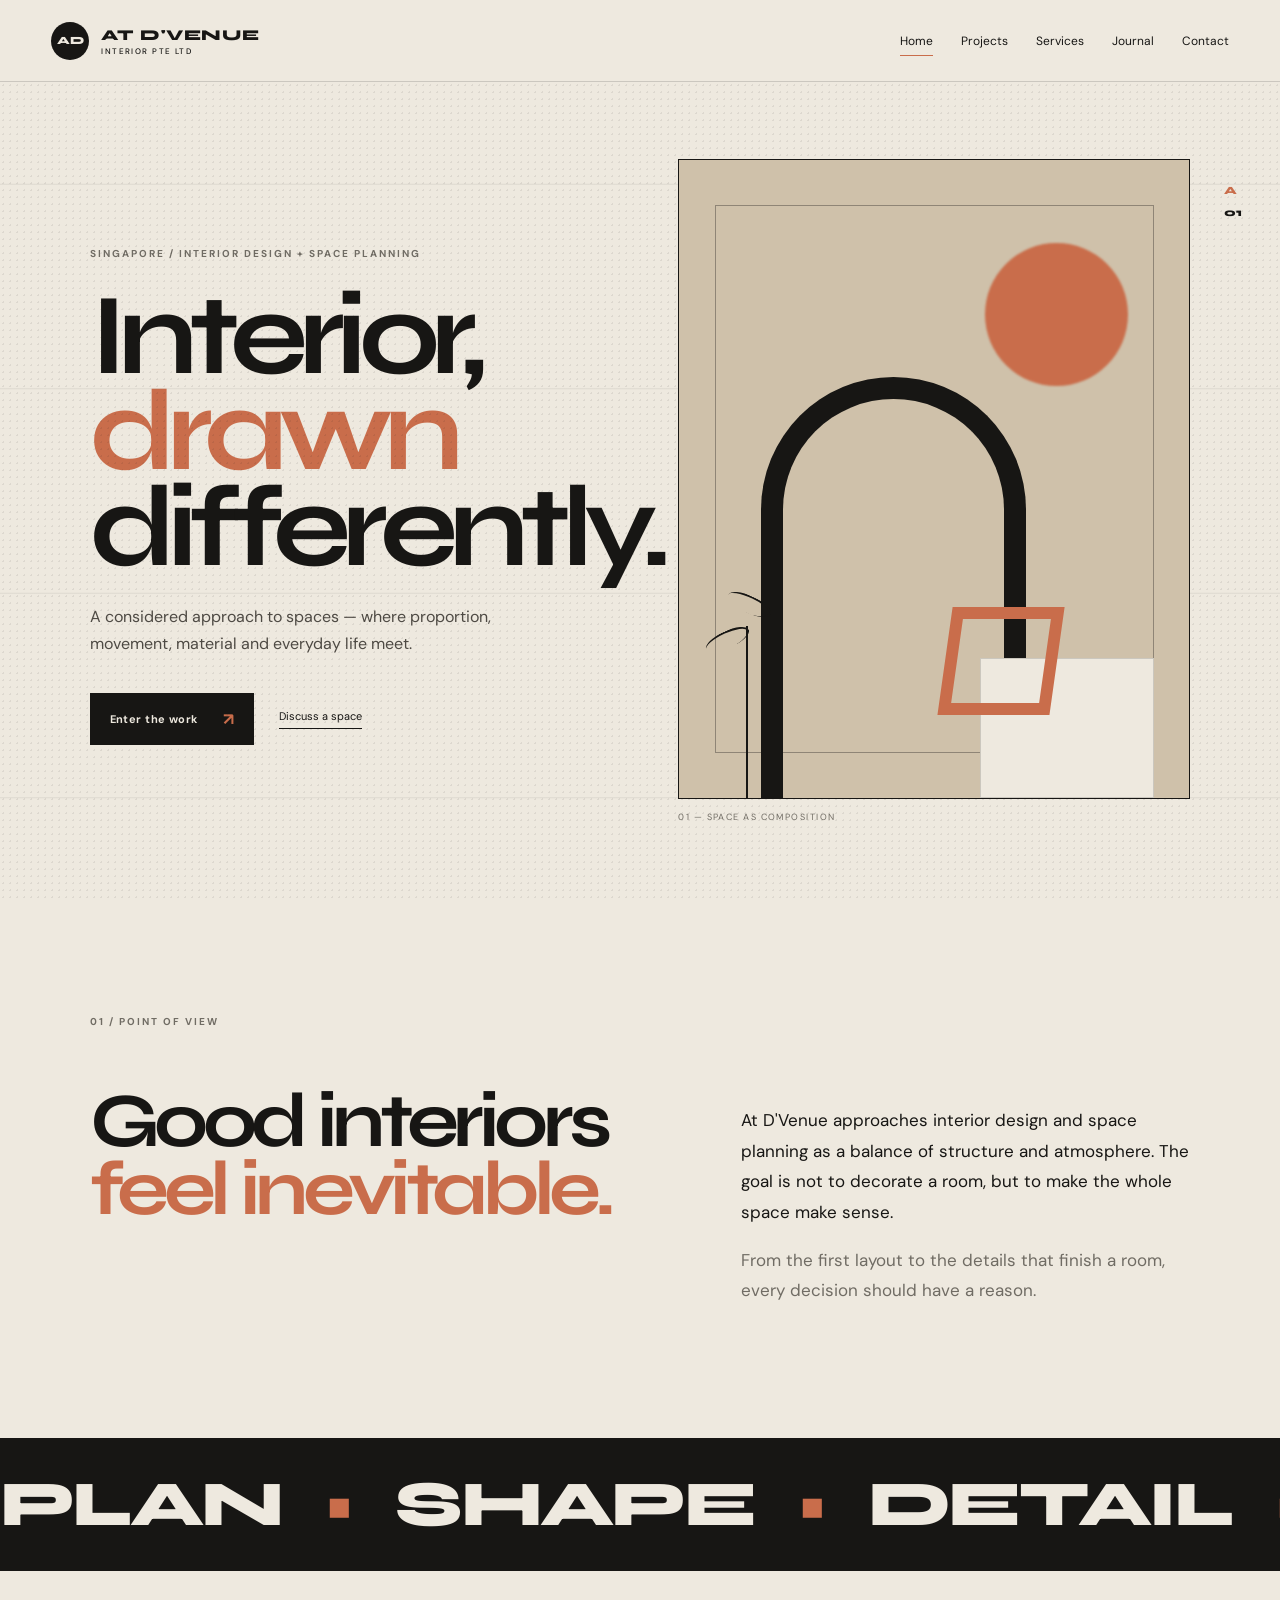
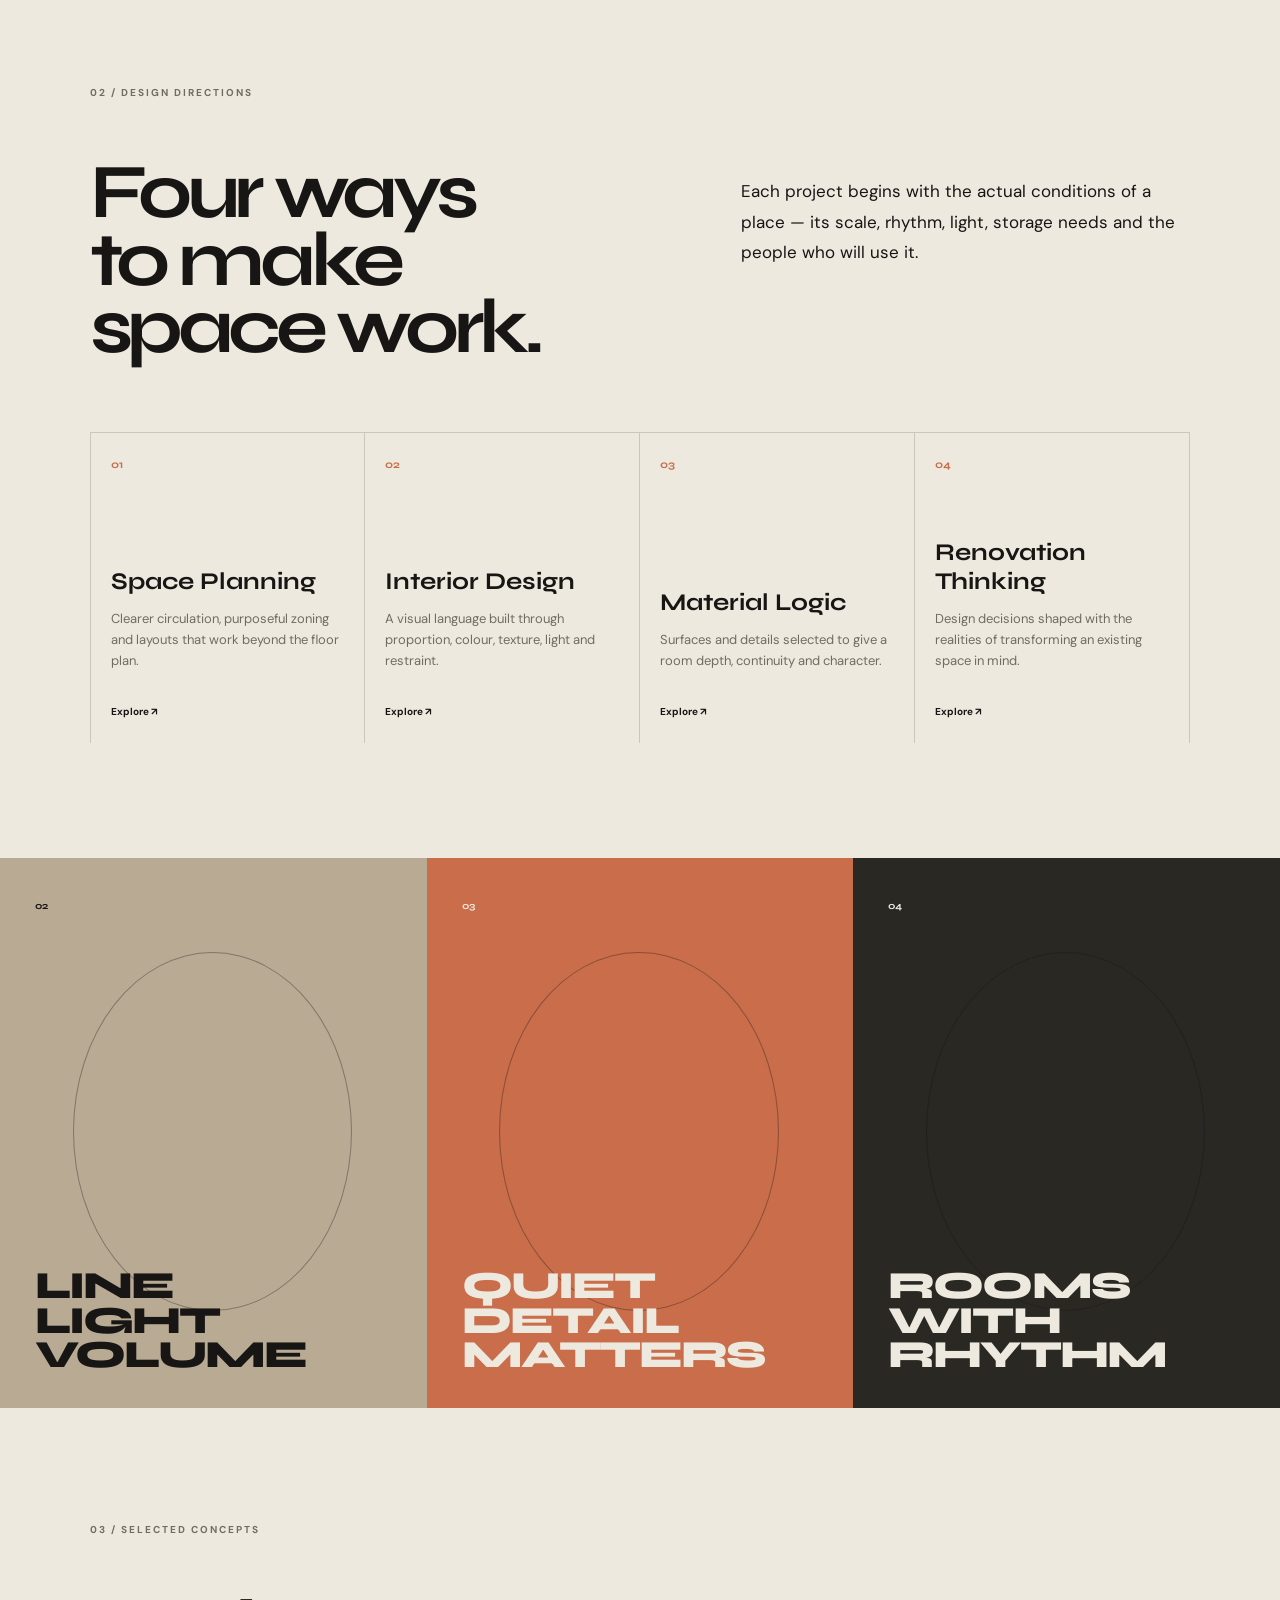
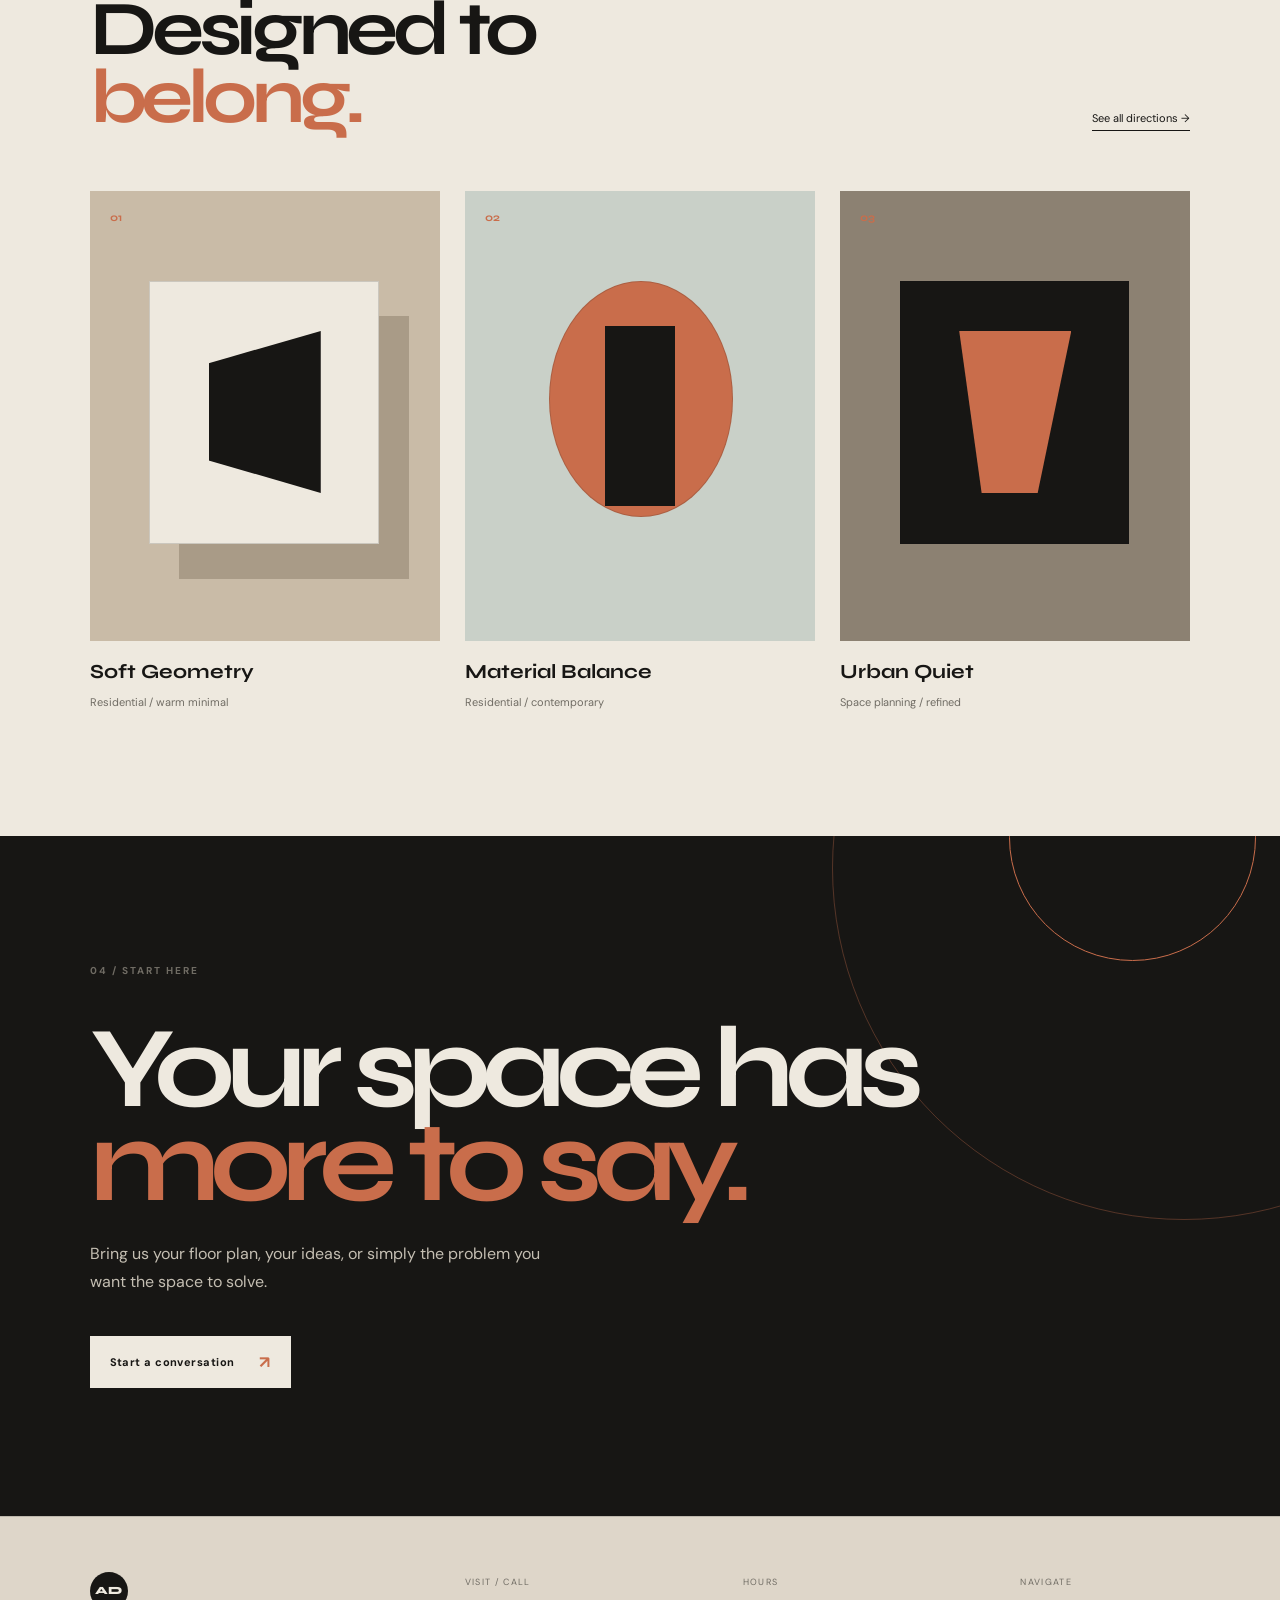
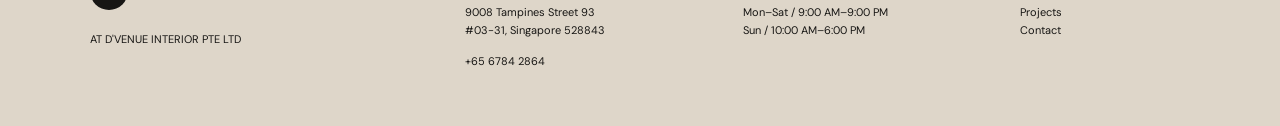
<file: index.html>
<!doctype html>
<html lang="en">
<head>
<meta charset="utf-8"><meta name="viewport" content="width=device-width,initial-scale=1">
<meta name="description" content="At D'Venue Interior Pte Ltd — interior design and space planning in Singapore.">
<title>At D'Venue — Interior, Drawn Differently</title>
<link rel="preconnect" href="https://fonts.googleapis.com"><link rel="preconnect" href="https://fonts.gstatic.com" crossorigin>
<link href="https://fonts.googleapis.com/css2?family=DM+Sans:wght@400;500;600;700&family=Syne:wght@500;600;700;800&display=swap" rel="stylesheet">
<link rel="stylesheet" href="styles.css?v=14">
</head>
<body>
<div class="loader" id="loader"><div class="loader-shape"></div><span>AT D'VENUE / INTERIOR</span></div>
<header class="site-header"><a class="logo" href="index.html"><span>AD</span><b>AT D'VENUE<small>INTERIOR PTE LTD</small></b></a><button class="menu" aria-label="Menu"><i></i><i></i></button><nav><a class="active" href="index.html">Home</a><a href="projects.html">Projects</a><a href="services.html">Services</a><a href="journal.html">Journal</a><a href="contact.html">Contact</a></nav></header>
<main>
<section class="hero"><div class="hero-noise"></div><div class="hero-lines"></div><div class="hero-copy reveal"><p class="kicker">SINGAPORE / INTERIOR DESIGN + SPACE PLANNING</p><h1>Interior,<br><em>drawn</em><br>differently.</h1><p class="intro">A considered approach to spaces — where proportion, movement, material and everyday life meet.</p><div class="hero-actions"><a class="button" href="projects.html">Enter the work <span>↗</span></a><a class="plain" href="contact.html">Discuss a space</a></div></div><div class="hero-art reveal"><div class="art-frame"><div class="art-sun"></div><div class="art-arch"></div><div class="art-block"></div><div class="art-chair"></div><div class="art-plant"></div></div><span class="art-note">01 — SPACE AS COMPOSITION</span></div><div class="hero-index">A<br><span>01</span></div></section>
<section class="manifesto"><div class="label">01 / POINT OF VIEW</div><div class="manifesto-grid reveal"><h2>Good interiors<br><span>feel inevitable.</span></h2><div><p>At D'Venue approaches interior design and space planning as a balance of structure and atmosphere. The goal is not to decorate a room, but to make the whole space make sense.</p><p class="muted">From the first layout to the details that finish a room, every decision should have a reason.</p></div></div></section>
<section class="marquee"><div>PLAN <span>•</span> SHAPE <span>•</span> DETAIL <span>•</span> LIVE <span>•</span> PLAN <span>•</span> SHAPE <span>•</span> DETAIL <span>•</span> LIVE</div></section>
<section class="directions"><div class="label">02 / DESIGN DIRECTIONS</div><div class="direction-head reveal"><h2>Four ways<br>to make space work.</h2><p>Each project begins with the actual conditions of a place — its scale, rhythm, light, storage needs and the people who will use it.</p></div><div class="direction-grid"><article><span>01</span><h3>Space Planning</h3><p>Clearer circulation, purposeful zoning and layouts that work beyond the floor plan.</p><a href="services.html">Explore ↗</a></article><article><span>02</span><h3>Interior Design</h3><p>A visual language built through proportion, colour, texture, light and restraint.</p><a href="services.html">Explore ↗</a></article><article><span>03</span><h3>Material Logic</h3><p>Surfaces and details selected to give a room depth, continuity and character.</p><a href="services.html">Explore ↗</a></article><article><span>04</span><h3>Renovation Thinking</h3><p>Design decisions shaped with the realities of transforming an existing space in mind.</p><a href="services.html">Explore ↗</a></article></div></section>
<section class="visual-story"><div class="story-panel panel-one"><span>02</span><b>LINE<br>LIGHT<br>VOLUME</b></div><div class="story-panel panel-two"><span>03</span><b>QUIET<br>DETAIL<br>MATTERS</b></div><div class="story-panel panel-three"><span>04</span><b>ROOMS<br>WITH<br>RHYTHM</b></div></section>
<section class="work"><div class="label">03 / SELECTED CONCEPTS</div><div class="work-head reveal"><h2>Designed to<br><em>belong.</em></h2><a href="projects.html">See all directions →</a></div><div class="work-grid"><article><div class="room r1"><i></i><span>01</span></div><h3>Soft Geometry</h3><p>Residential / warm minimal</p></article><article><div class="room r2"><i></i><span>02</span></div><h3>Material Balance</h3><p>Residential / contemporary</p></article><article><div class="room r3"><i></i><span>03</span></div><h3>Urban Quiet</h3><p>Space planning / refined</p></article></div></section>
<section class="cta"><div class="cta-orbit"></div><div class="label">04 / START HERE</div><h2 class="reveal">Your space has<br><em>more to say.</em></h2><p>Bring us your floor plan, your ideas, or simply the problem you want the space to solve.</p><a class="button light" href="contact.html">Start a conversation <span>↗</span></a></section>
</main>
<footer><div><a class="footer-logo" href="index.html">AD</a><p>AT D'VENUE INTERIOR PTE LTD</p></div><div><small>VISIT / CALL</small><p>9008 Tampines Street 93<br>#03-31, Singapore 528843</p><a href="tel:+6567842864">+65 6784 2864</a></div><div><small>HOURS</small><p>Mon–Sat / 9:00 AM–9:00 PM<br>Sun / 10:00 AM–6:00 PM</p></div><div><small>NAVIGATE</small><p><a href="projects.html">Projects</a><br><a href="contact.html">Contact</a></p></div></footer>
<script src="script.js?v=14"></script>
</body></html>
</file>
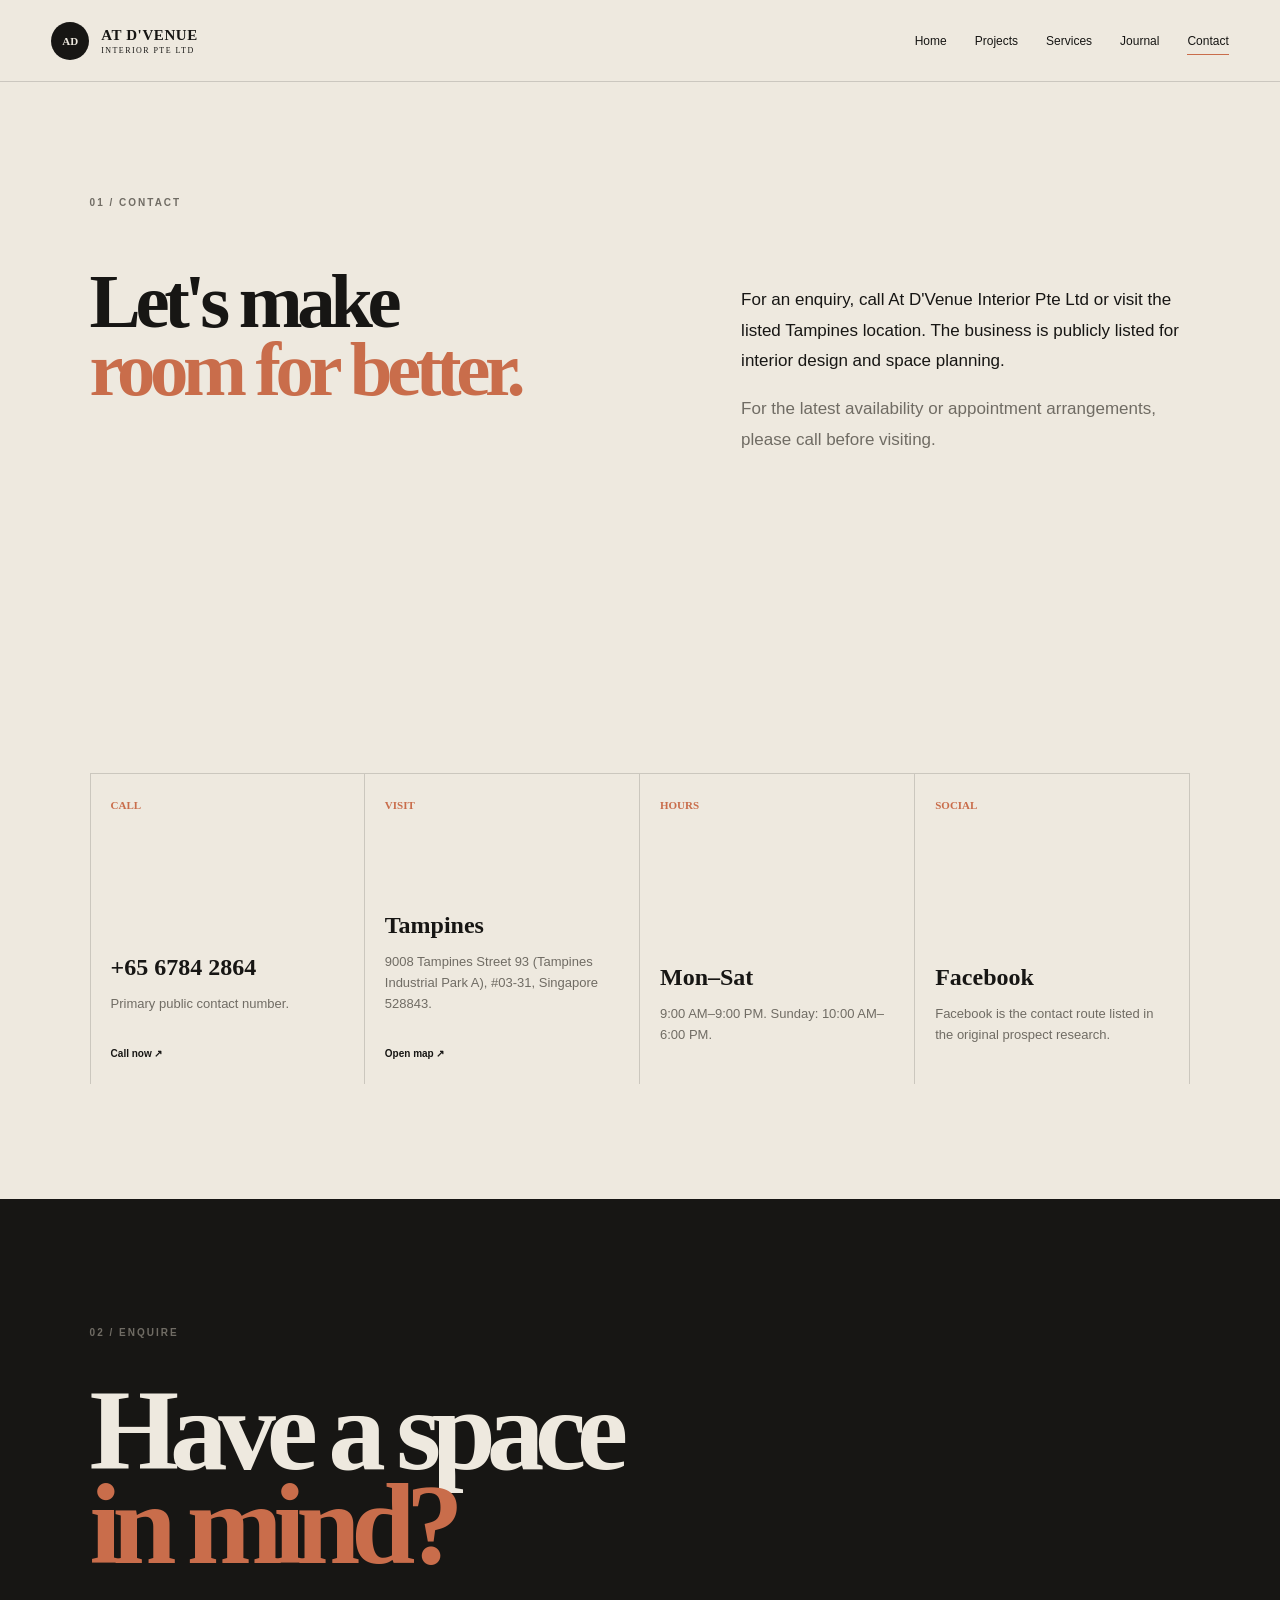
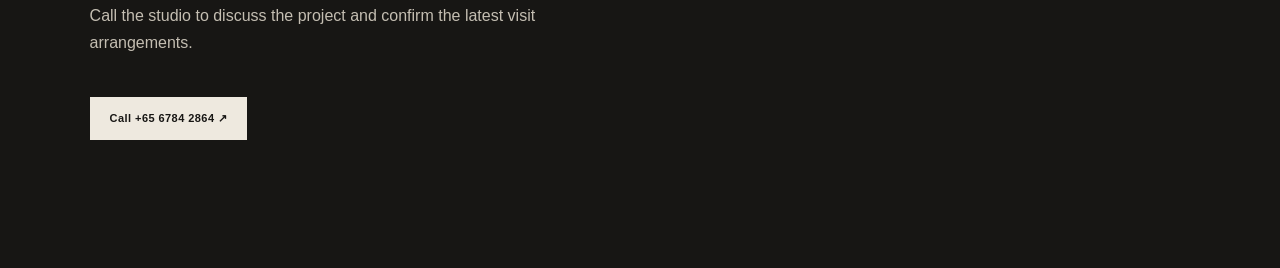
<file: contact.html>
<!doctype html><html lang="en"><head><meta charset="utf-8"><meta name="viewport" content="width=device-width,initial-scale=1"><title>Contact — At D'Venue</title><link rel="stylesheet" href="styles.css?v=14"></head><body><header class="site-header"><a class="logo" href="index.html"><span>AD</span><b>AT D'VENUE<small>INTERIOR PTE LTD</small></b></a><button class="menu"><i></i><i></i></button><nav><a href="index.html">Home</a><a href="projects.html">Projects</a><a href="services.html">Services</a><a href="journal.html">Journal</a><a class="active" href="contact.html">Contact</a></nav></header><main><section class="manifesto"><div class="label">01 / CONTACT</div><div class="manifesto-grid reveal"><h2>Let's make<br><span>room for better.</span></h2><div><p>For an enquiry, call At D'Venue Interior Pte Ltd or visit the listed Tampines location. The business is publicly listed for interior design and space planning.</p><p class="muted">For the latest availability or appointment arrangements, please call before visiting.</p></div></div></section><section class="directions"><div class="direction-grid"><article><span>CALL</span><h3>+65 6784 2864</h3><p>Primary public contact number.</p><a href="tel:+6567842864">Call now ↗</a></article><article><span>VISIT</span><h3>Tampines</h3><p>9008 Tampines Street 93 (Tampines Industrial Park A), #03-31, Singapore 528843.</p><a href="https://www.google.com/maps/search/?api=1&query=9008%20Tampines%20Street%2093%20%2303-31%20Singapore%20528843" target="_blank" rel="noopener">Open map ↗</a></article><article><span>HOURS</span><h3>Mon–Sat</h3><p>9:00 AM–9:00 PM. Sunday: 10:00 AM–6:00 PM.</p></article><article><span>SOCIAL</span><h3>Facebook</h3><p>Facebook is the contact route listed in the original prospect research.</p></article></div></section><section class="cta"><div class="label">02 / ENQUIRE</div><h2>Have a space<br><em>in mind?</em></h2><p>Call the studio to discuss the project and confirm the latest visit arrangements.</p><a class="button light" href="tel:+6567842864">Call +65 6784 2864 ↗</a></section></main><script src="script.js?v=14"></script></body></html>
</file>
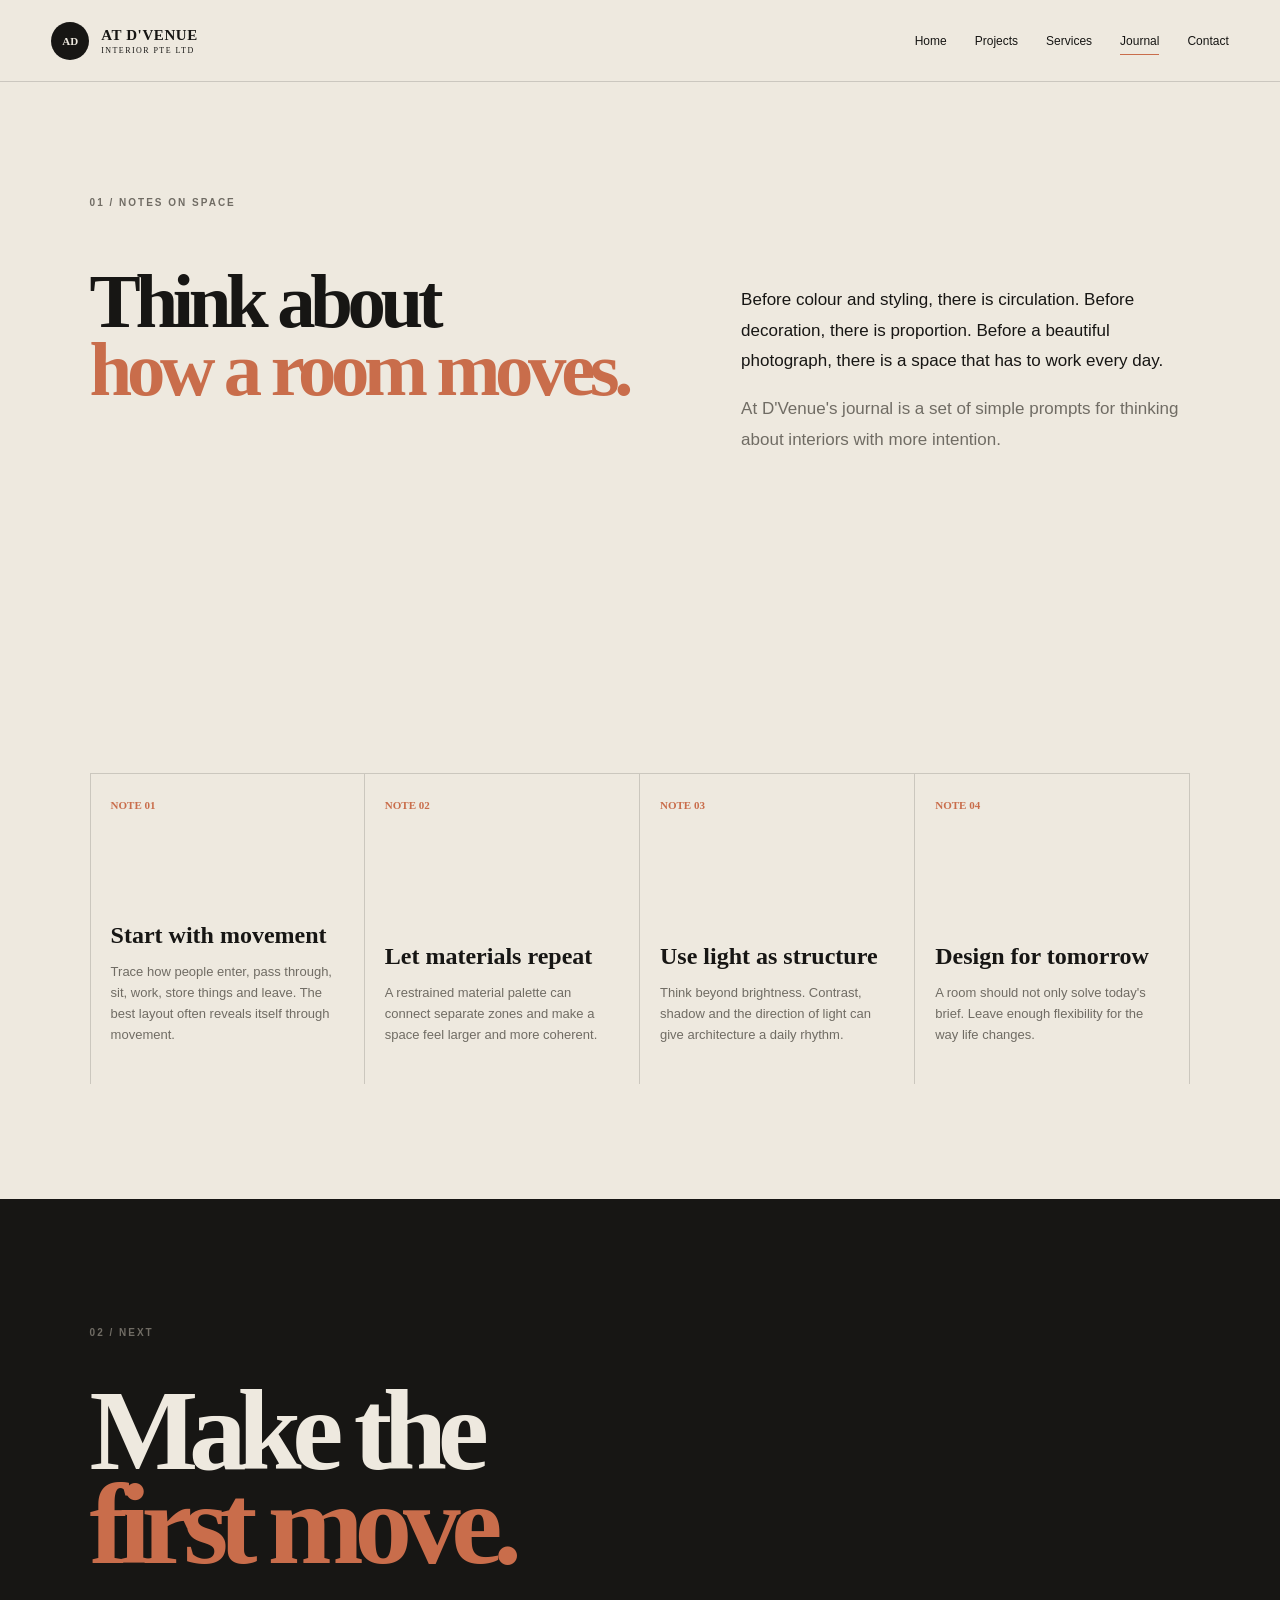
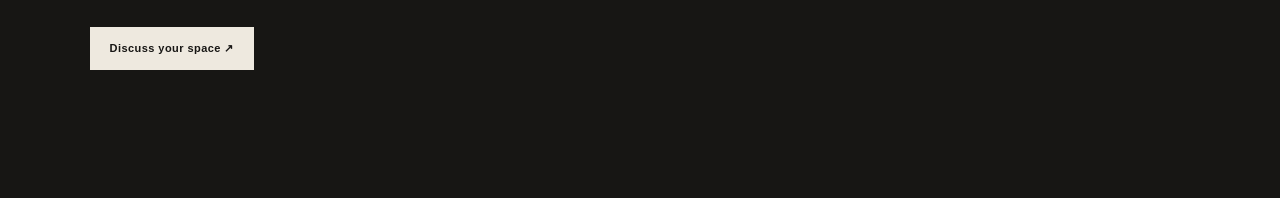
<file: journal.html>
<!doctype html><html lang="en"><head><meta charset="utf-8"><meta name="viewport" content="width=device-width,initial-scale=1"><title>Journal — At D'Venue</title><link rel="stylesheet" href="styles.css?v=14"></head><body><header class="site-header"><a class="logo" href="index.html"><span>AD</span><b>AT D'VENUE<small>INTERIOR PTE LTD</small></b></a><button class="menu"><i></i><i></i></button><nav><a href="index.html">Home</a><a href="projects.html">Projects</a><a href="services.html">Services</a><a class="active" href="journal.html">Journal</a><a href="contact.html">Contact</a></nav></header><main><section class="manifesto"><div class="label">01 / NOTES ON SPACE</div><div class="manifesto-grid reveal"><h2>Think about<br><span>how a room moves.</span></h2><div><p>Before colour and styling, there is circulation. Before decoration, there is proportion. Before a beautiful photograph, there is a space that has to work every day.</p><p class="muted">At D'Venue's journal is a set of simple prompts for thinking about interiors with more intention.</p></div></div></section><section class="directions"><div class="direction-grid"><article><span>NOTE 01</span><h3>Start with movement</h3><p>Trace how people enter, pass through, sit, work, store things and leave. The best layout often reveals itself through movement.</p></article><article><span>NOTE 02</span><h3>Let materials repeat</h3><p>A restrained material palette can connect separate zones and make a space feel larger and more coherent.</p></article><article><span>NOTE 03</span><h3>Use light as structure</h3><p>Think beyond brightness. Contrast, shadow and the direction of light can give architecture a daily rhythm.</p></article><article><span>NOTE 04</span><h3>Design for tomorrow</h3><p>A room should not only solve today's brief. Leave enough flexibility for the way life changes.</p></article></div></section><section class="cta"><div class="label">02 / NEXT</div><h2>Make the<br><em>first move.</em></h2><a class="button light" href="contact.html">Discuss your space ↗</a></section></main><script src="script.js?v=14"></script></body></html>
</file>
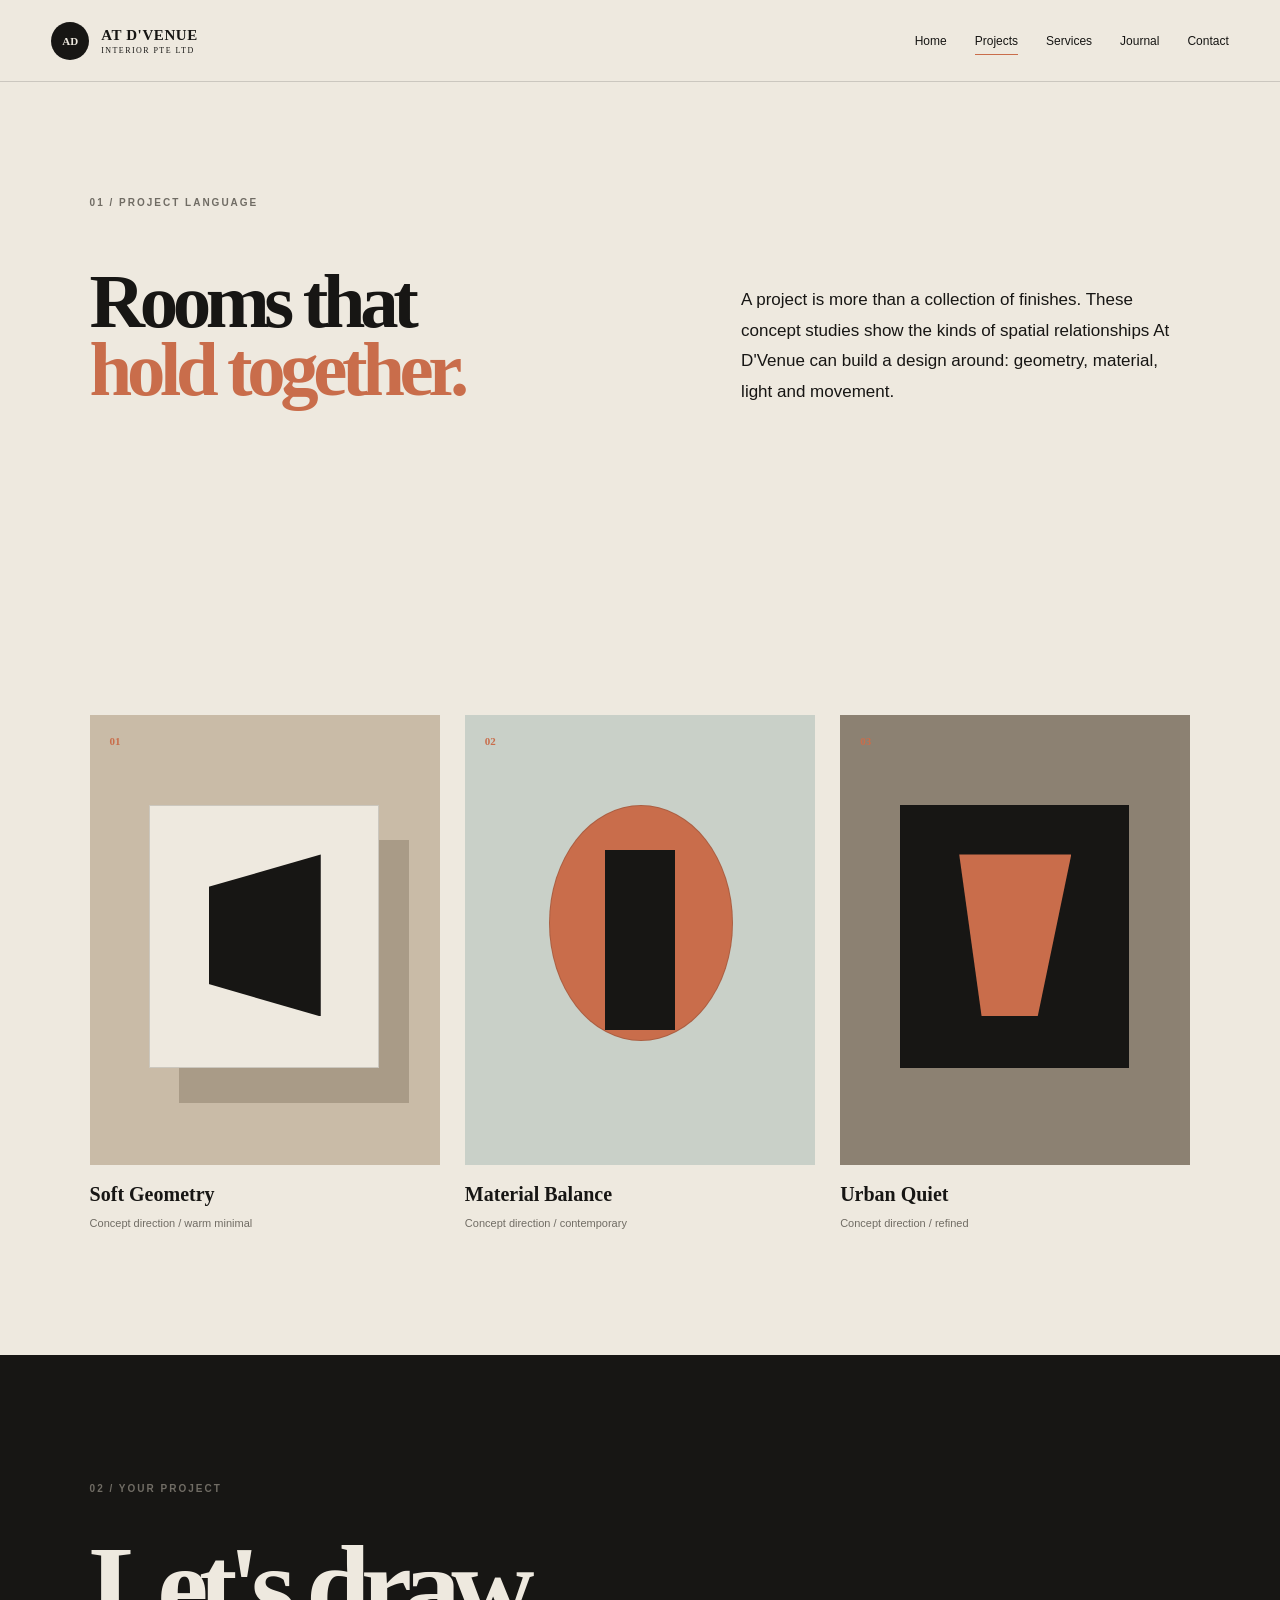
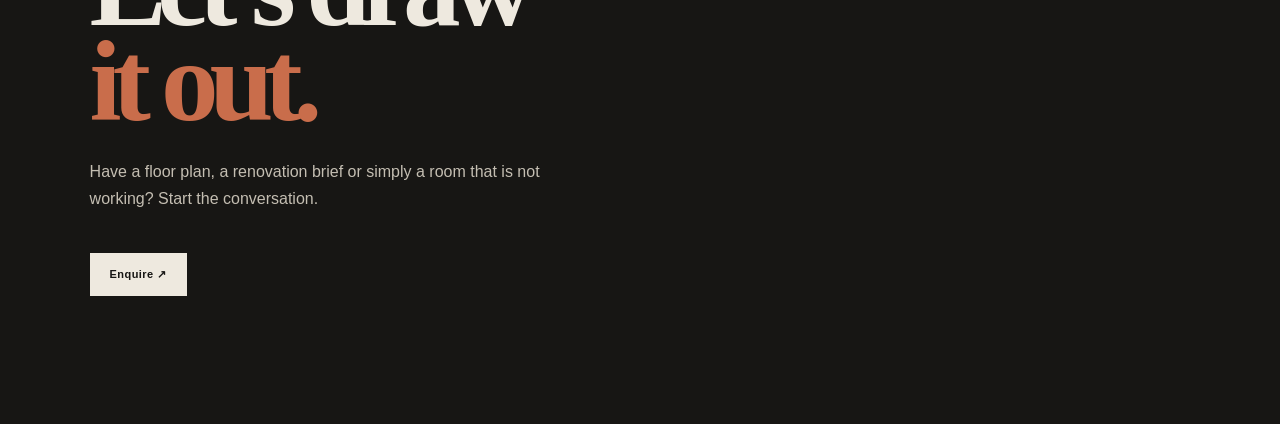
<file: projects.html>
<!doctype html><html lang="en"><head><meta charset="utf-8"><meta name="viewport" content="width=device-width,initial-scale=1"><title>Projects — At D'Venue</title><link rel="stylesheet" href="styles.css?v=14"></head><body><header class="site-header"><a class="logo" href="index.html"><span>AD</span><b>AT D'VENUE<small>INTERIOR PTE LTD</small></b></a><button class="menu"><i></i><i></i></button><nav><a href="index.html">Home</a><a class="active" href="projects.html">Projects</a><a href="services.html">Services</a><a href="journal.html">Journal</a><a href="contact.html">Contact</a></nav></header><main><section class="manifesto"><div class="label">01 / PROJECT LANGUAGE</div><div class="manifesto-grid reveal"><h2>Rooms that<br><span>hold together.</span></h2><div><p>A project is more than a collection of finishes. These concept studies show the kinds of spatial relationships At D'Venue can build a design around: geometry, material, light and movement.</p></div></div></section><section class="work"><div class="work-grid"><article><div class="room r1"><span>01</span></div><h3>Soft Geometry</h3><p>Concept direction / warm minimal</p></article><article><div class="room r2"><span>02</span></div><h3>Material Balance</h3><p>Concept direction / contemporary</p></article><article><div class="room r3"><span>03</span></div><h3>Urban Quiet</h3><p>Concept direction / refined</p></article></div></section><section class="cta"><div class="label">02 / YOUR PROJECT</div><h2>Let's draw<br><em>it out.</em></h2><p>Have a floor plan, a renovation brief or simply a room that is not working? Start the conversation.</p><a class="button light" href="contact.html">Enquire ↗</a></section></main><script src="script.js?v=14"></script></body></html>
</file>
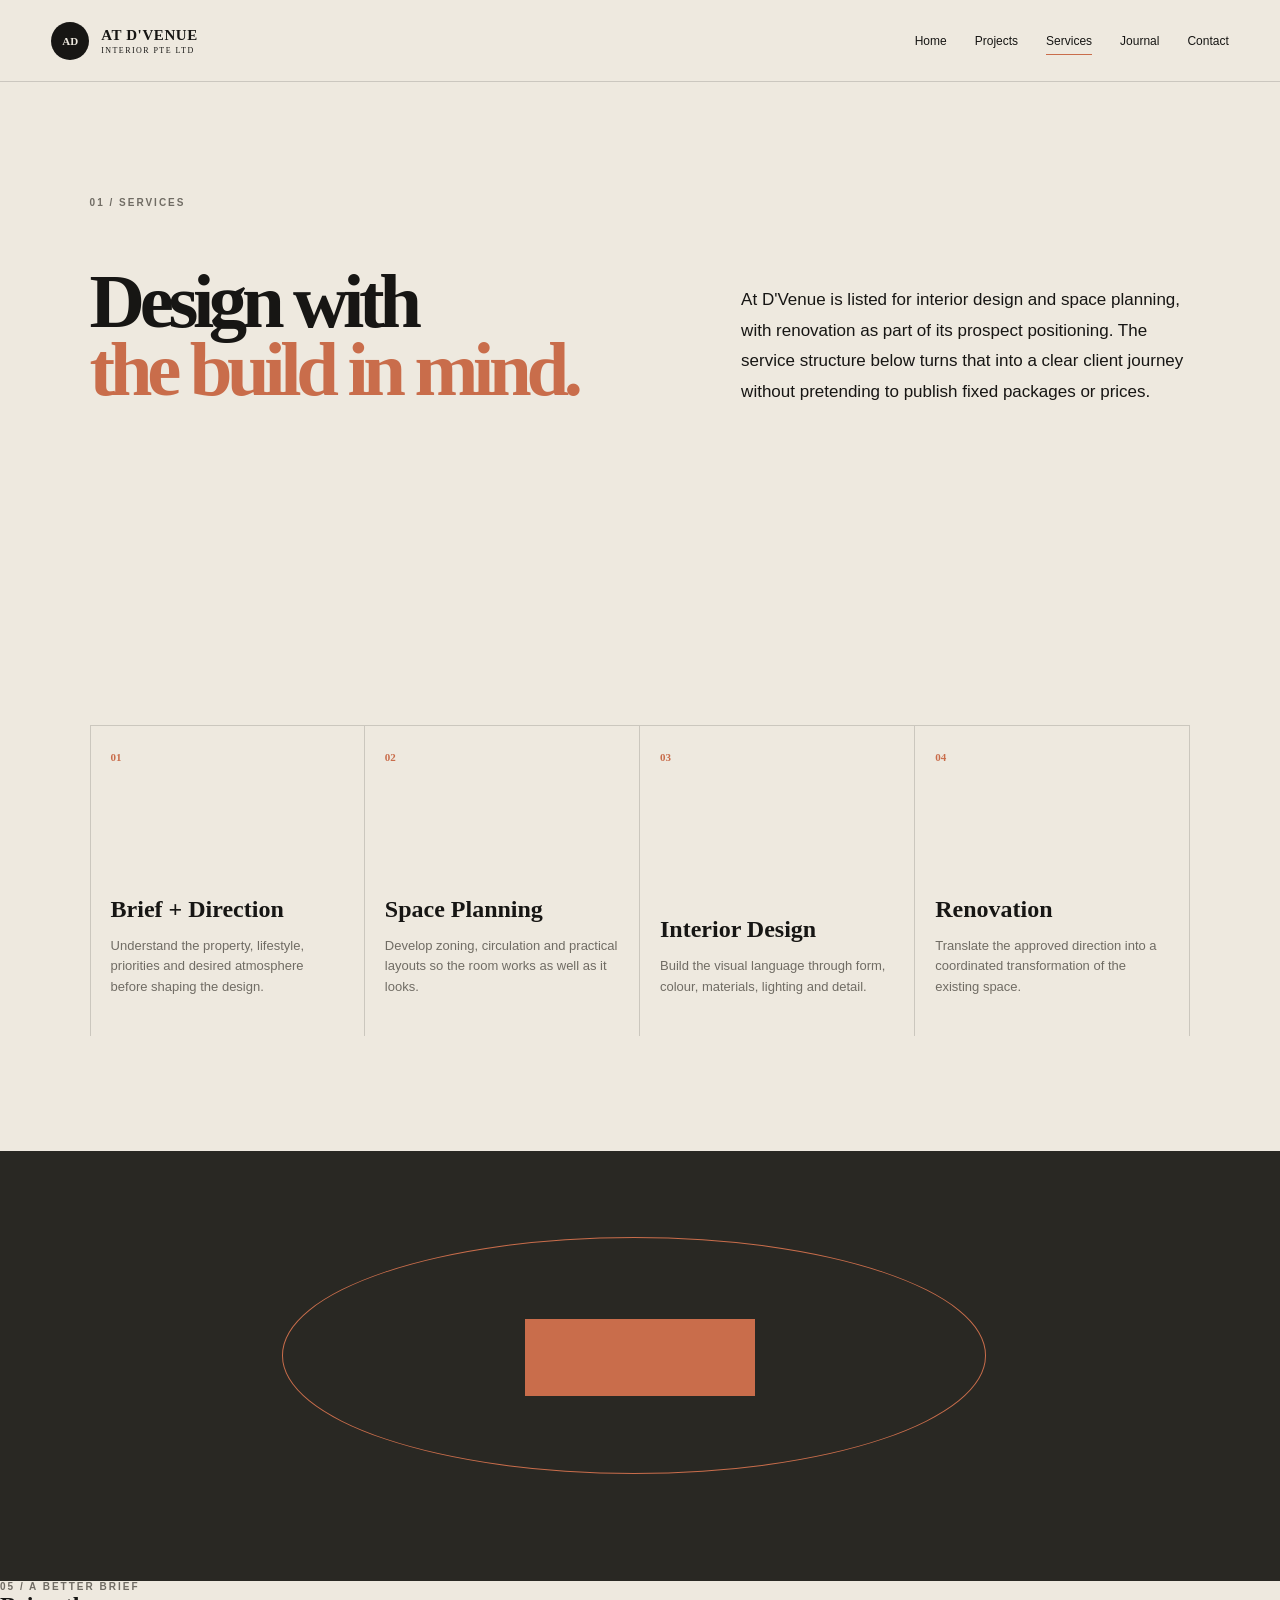
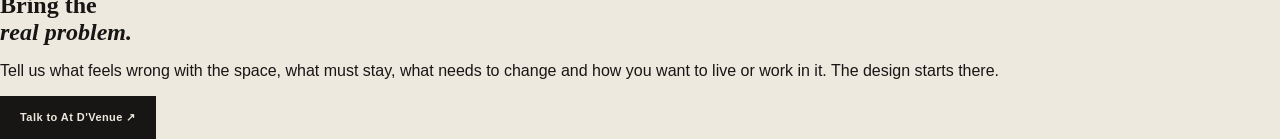
<file: services.html>
<!doctype html><html lang="en"><head><meta charset="utf-8"><meta name="viewport" content="width=device-width,initial-scale=1"><title>Services — At D'Venue</title><link rel="stylesheet" href="styles.css?v=14"></head><body><header class="site-header"><a class="logo" href="index.html"><span>AD</span><b>AT D'VENUE<small>INTERIOR PTE LTD</small></b></a><button class="menu"><i></i><i></i></button><nav><a href="index.html">Home</a><a href="projects.html">Projects</a><a class="active" href="services.html">Services</a><a href="journal.html">Journal</a><a href="contact.html">Contact</a></nav></header><main><section class="manifesto"><div class="label">01 / SERVICES</div><div class="manifesto-grid reveal"><h2>Design with<br><span>the build in mind.</span></h2><div><p>At D'Venue is listed for interior design and space planning, with renovation as part of its prospect positioning. The service structure below turns that into a clear client journey without pretending to publish fixed packages or prices.</p></div></div></section><section class="directions"><div class="direction-grid"><article><span>01</span><h3>Brief + Direction</h3><p>Understand the property, lifestyle, priorities and desired atmosphere before shaping the design.</p></article><article><span>02</span><h3>Space Planning</h3><p>Develop zoning, circulation and practical layouts so the room works as well as it looks.</p></article><article><span>03</span><h3>Interior Design</h3><p>Build the visual language through form, colour, materials, lighting and detail.</p></article><article><span>04</span><h3>Renovation</h3><p>Translate the approved direction into a coordinated transformation of the existing space.</p></article></div></section><section class="feature"><div class="feature-art" style="background:#292823;min-height:430px;position:relative;overflow:hidden"><div style="position:absolute;width:55%;height:55%;border:1px solid #c96d4b;border-radius:50%;left:22%;top:20%"></div><div style="position:absolute;width:18%;height:18%;background:#c96d4b;left:41%;top:39%"></div></div><div class="feature-copy"><div class="label">05 / A BETTER BRIEF</div><h2>Bring the<br><em>real problem.</em></h2><p>Tell us what feels wrong with the space, what must stay, what needs to change and how you want to live or work in it. The design starts there.</p><a class="button" href="contact.html">Talk to At D'Venue ↗</a></div></section></main><script src="script.js?v=14"></script></body></html>
</file>
<file: styles.css>
:root{--ink:#171614;--paper:#eee9df;--warm:#c96d4b;--sand:#d7cbb8;--line:rgba(23,22,20,.16);--muted:#706c64;--max:1440px;--ease:cubic-bezier(.2,.8,.2,1)}*{box-sizing:border-box}html{scroll-behavior:smooth}body{margin:0;background:var(--paper);color:var(--ink);font-family:'DM Sans',sans-serif;-webkit-font-smoothing:antialiased}a{color:inherit;text-decoration:none}button{font:inherit} .loader{position:fixed;inset:0;z-index:9999;background:var(--ink);color:var(--paper);display:grid;place-items:center;transition:opacity .7s,visibility .7s}.loader.done{opacity:0;visibility:hidden}.loader-shape{width:80px;height:80px;border:1px solid var(--warm);border-radius:50%;animation:spin 1.2s linear infinite}.loader-shape:after{content:'';display:block;width:9px;height:9px;background:var(--warm);margin:34px;border-radius:50%}.loader span{position:absolute;margin-top:155px;font-size:10px;letter-spacing:.22em}.site-header{height:82px;padding:0 4vw;display:flex;align-items:center;justify-content:space-between;border-bottom:1px solid var(--line);position:sticky;top:0;background:rgba(238,233,223,.9);backdrop-filter:blur(14px);z-index:100}.logo{display:flex;align-items:center;gap:12px}.logo>span,.footer-logo{width:38px;height:38px;border-radius:50%;background:var(--ink);color:var(--paper);display:grid;place-items:center;font-family:Syne;font-weight:800;font-size:11px}.logo b{font:800 15px Syne;letter-spacing:.04em}.logo small{display:block;font:500 8px 'DM Sans';letter-spacing:.18em;margin-top:2px}.site-header nav{display:flex;gap:28px;font-size:12px}.site-header nav a{position:relative}.site-header nav a:after{content:'';position:absolute;left:0;bottom:-7px;width:0;height:1px;background:var(--warm);transition:.3s}.site-header nav a:hover:after,.site-header nav .active:after{width:100%}.menu{display:none;background:none;border:0}.hero{min-height:calc(100vh - 82px);position:relative;display:grid;grid-template-columns:1.05fr .95fr;align-items:center;padding:6vw 7vw;overflow:hidden}.hero-noise{position:absolute;inset:0;opacity:.08;background-image:radial-gradient(#171614 1px,transparent 1px);background-size:7px 7px;pointer-events:none}.hero-lines{position:absolute;inset:0;background:linear-gradient(90deg,transparent 49.9%,var(--line) 50%,transparent 50.1%),linear-gradient(0deg,transparent 49.9%,var(--line) 50%,transparent 50.1%);background-size:25% 25%;opacity:.45}.kicker,.label{font-size:10px;font-weight:700;letter-spacing:.2em;color:var(--muted)}h1,h2,h3{font-family:Syne;margin:0}.hero h1{font-size:clamp(4rem,9vw,9.5rem);line-height:.83;letter-spacing:-.075em;margin:28px 0}.hero h1 em,.manifesto h2 span,.work h2 em,.cta h2 em{color:var(--warm);font-style:normal}.intro{max-width:470px;font-size:16px;line-height:1.7;color:#4e4a44}.hero-actions{display:flex;gap:25px;align-items:center;margin-top:35px}.button{display:inline-flex;gap:25px;align-items:center;padding:15px 20px;background:var(--ink);color:var(--paper);font-size:11px;font-weight:700;letter-spacing:.04em}.button span{color:var(--warm);font-size:17px}.plain{font-size:11px;border-bottom:1px solid var(--ink);padding-bottom:5px}.hero-art{justify-self:end;width:min(40vw,570px)}.art-frame{height:min(55vw,640px);position:relative;background:#cfc1aa;overflow:hidden;border:1px solid var(--ink)}.art-frame:before{content:'';position:absolute;inset:7%;border:1px solid rgba(23,22,20,.35)}.art-sun{position:absolute;width:28%;aspect-ratio:1;border-radius:50%;background:var(--warm);right:12%;top:13%;filter:blur(1px)}.art-arch{position:absolute;width:52%;height:66%;left:16%;bottom:0;border:22px solid var(--ink);border-bottom:0;border-radius:240px 240px 0 0}.art-block{position:absolute;width:34%;height:22%;background:var(--paper);bottom:0;right:7%;box-shadow:inset 0 0 0 1px var(--line)}.art-chair{position:absolute;width:22%;height:17%;border:12px solid var(--warm);bottom:13%;right:26%;transform:skew(-8deg)}.art-plant{position:absolute;width:2px;height:27%;background:var(--ink);left:13%;bottom:0}.art-plant:before,.art-plant:after{content:'';position:absolute;width:45px;height:15px;border:2px solid var(--ink);border-left:0;border-bottom:0;border-radius:50%;transform:rotate(25deg);top:-30px;left:-20px}.art-plant:after{transform:rotate(-25deg);left:-42px;top:5px}.art-note{display:block;margin-top:12px;font-size:9px;letter-spacing:.16em;color:var(--muted)}.hero-index{position:absolute;right:3%;top:12%;font:800 11px Syne;line-height:2;color:var(--warm)}.hero-index span{color:var(--ink)}.manifesto,.directions,.work{padding:9vw 7vw}.manifesto-grid,.direction-head,.work-head{display:grid;grid-template-columns:1.1fr .9fr;gap:8vw;margin-top:60px}.manifesto h2,.direction-head h2,.work-head h2{font-size:clamp(3rem,6vw,7rem);line-height:.88;letter-spacing:-.07em}.manifesto p,.direction-head p{font-size:17px;line-height:1.8;max-width:520px}.muted{color:var(--muted)}.marquee{overflow:hidden;background:var(--ink);color:var(--paper);padding:28px 0;font:800 clamp(30px,5vw,72px) Syne;white-space:nowrap;letter-spacing:-.04em}.marquee div{animation:marquee 22s linear infinite}.marquee span{color:var(--warm);margin:0 25px}.direction-grid{display:grid;grid-template-columns:repeat(4,1fr);border-top:1px solid var(--line);margin-top:70px}.direction-grid article{min-height:310px;padding:25px 20px;border-right:1px solid var(--line);display:flex;flex-direction:column}.direction-grid article:first-child{border-left:1px solid var(--line)}.direction-grid span{font:700 11px Syne;color:var(--warm)}.direction-grid h3{font-size:24px;margin-top:auto}.direction-grid p{font-size:13px;line-height:1.6;color:var(--muted)}.direction-grid a{font-size:10px;font-weight:700;margin-top:20px}.visual-story{display:grid;grid-template-columns:repeat(3,1fr);min-height:550px}.story-panel{position:relative;padding:35px;background:#b9aa94;overflow:hidden}.story-panel:after{content:'';position:absolute;width:65%;height:65%;border:1px solid rgba(23,22,20,.35);border-radius:50%;top:17%;left:17%}.panel-two{background:var(--warm);color:var(--paper)}.panel-three{background:#292823;color:var(--paper)}.story-panel span{font:700 10px Syne}.story-panel b{position:absolute;bottom:35px;left:35px;font:800 clamp(25px,3vw,48px) Syne;line-height:.9;letter-spacing:-.05em;z-index:2}.work-head a{align-self:end;justify-self:end;font-size:11px;border-bottom:1px solid var(--ink);padding-bottom:5px}.work-grid{display:grid;grid-template-columns:repeat(3,1fr);gap:25px;margin-top:60px}.room{height:450px;position:relative;overflow:hidden;background:#c9bba7}.room:before{content:'';position:absolute;width:65%;height:58%;left:17%;top:20%;background:var(--paper);border:1px solid var(--line);box-shadow:30px 35px 0 #a99b87}.room:after{content:'';position:absolute;width:32%;height:36%;left:34%;top:31%;background:var(--ink);clip-path:polygon(0 20%,100% 0,100% 100%,0 80%)}.r2{background:#c9d0c8}.r2:before{border-radius:50%;background:var(--warm);width:52%;height:52%;left:24%;top:20%;box-shadow:none}.r2:after{background:var(--ink);width:20%;height:40%;left:40%;top:30%;clip-path:none}.r3{background:#8c8172}.r3:before{background:var(--ink);box-shadow:none}.r3:after{background:var(--warm);clip-path:polygon(0 0,100% 0,70% 100%,20% 100%)}.room span{position:absolute;z-index:3;top:20px;left:20px;color:var(--warm);font:700 11px Syne}.work h3{font:700 20px Syne;margin:18px 0 5px}.work p{font-size:11px;color:var(--muted)}.cta{position:relative;overflow:hidden;background:var(--ink);color:var(--paper);padding:10vw 7vw}.cta h2{font-size:clamp(4rem,9vw,10rem);line-height:.82;letter-spacing:-.08em;margin:45px 0 30px;position:relative;z-index:2}.cta p{max-width:460px;line-height:1.7;color:#c4beb2}.button.light{background:var(--paper);color:var(--ink);margin-top:25px}.cta-orbit{position:absolute;width:55vw;height:55vw;border:1px solid rgba(201,109,75,.35);border-radius:50%;right:-20vw;top:-25vw}.cta-orbit:after{content:'';position:absolute;width:35%;height:35%;border:1px solid var(--warm);border-radius:50%;left:25%;top:28%}footer{display:grid;grid-template-columns:1.4fr 1fr 1fr .7fr;gap:35px;padding:55px 7vw;background:#ded6c9;border-top:1px solid var(--line);font-size:11px;line-height:1.7}footer small{font-size:9px;letter-spacing:.15em;color:var(--muted)}footer p{margin:12px 0}.footer-logo{margin-bottom:20px}@keyframes spin{to{transform:rotate(360deg)}}@keyframes marquee{to{transform:translateX(-50%)}}.reveal{opacity:0;transform:translateY(22px);transition:1s var(--ease)}.reveal.visible{opacity:1;transform:none}@media(max-width:800px){.site-header{height:70px}.site-header nav{display:none;position:absolute;top:70px;left:0;right:0;background:var(--paper);padding:25px 7vw;border-bottom:1px solid var(--line);flex-direction:column;gap:22px}.site-header nav.open{display:flex}.menu{display:flex;flex-direction:column;gap:6px}.menu i{display:block;width:24px;height:1px;background:var(--ink)}.hero{grid-template-columns:1fr;padding:15vw 7vw;gap:50px}.hero h1{font-size:19vw}.hero-art{width:100%}.art-frame{height:105vw}.hero-index{display:none}.manifesto-grid,.direction-head,.work-head{grid-template-columns:1fr;gap:35px;margin-top:40px}.direction-grid,.work-grid{grid-template-columns:1fr 1fr}.direction-grid article{min-height:270px}.visual-story{grid-template-columns:1fr;min-height:auto}.story-panel{height:320px}.work-head a{justify-self:start}.room{height:330px}footer{grid-template-columns:1fr 1fr}.cta h2{font-size:16vw}}@media(max-width:500px){.direction-grid,.work-grid,footer{grid-template-columns:1fr}.direction-grid article{border-left:1px solid var(--line);min-height:230px}.hero-actions{flex-wrap:wrap}.manifesto,.directions,.work{padding:18vw 7vw}}
</file>
